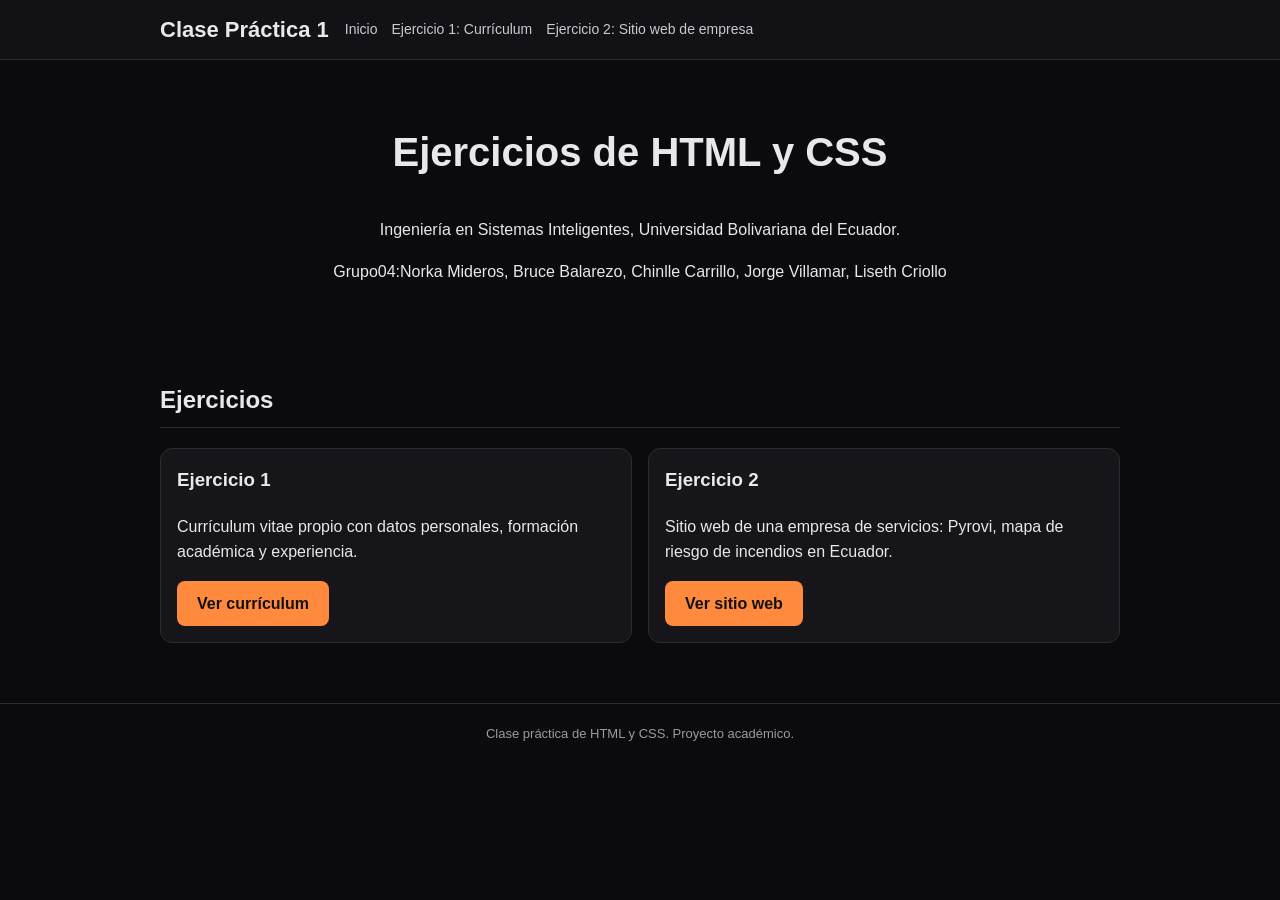
<file: index.html>
<!DOCTYPE html>
<html lang="es">
<head>
  <meta charset="UTF-8">
  <meta name="viewport" content="width=device-width, initial-scale=1">
  <title>Clase Práctica 1 | HTML y CSS</title>
  <link rel="stylesheet" href="estilos.css">
</head>
<body>

  <header>
    <div class="cabecera">
      <span class="marca">Clase Práctica 1</span>
      <nav>
        <a href="index.html">Inicio</a>
        <a href="ej01.html">Ejercicio 1: Currículum</a>
        <a href="ej02.html">Ejercicio 2: Sitio web de empresa</a>
      </nav>
    </div>
  </header>

  <main class="contenedor">

    <section class="portada">
      <h1>Ejercicios de HTML y CSS</h1>
      <p>Ingeniería en Sistemas Inteligentes, Universidad Bolivariana del Ecuador.</p>
      <p>Grupo04:Norka Mideros, Bruce Balarezo, Chinlle Carrillo, Jorge Villamar, Liseth Criollo</p>
    </section>

    <section>
      <h2>Ejercicios</h2>
      <div class="fila">
        <div class="tarjeta">
          <h3>Ejercicio 1</h3>
          <p>Currículum vitae propio con datos personales, formación académica y experiencia.</p>
          <a class="boton" href="ej01.html">Ver currículum</a>
        </div>
        <div class="tarjeta">
          <h3>Ejercicio 2</h3>
          <p>Sitio web de una empresa de servicios: Pyrovi, mapa de riesgo de incendios en Ecuador.</p>
          <a class="boton" href="ej02.html">Ver sitio web</a>
        </div>
      </div>
    </section>

  </main>

  <footer>
    Clase práctica de HTML y CSS. Proyecto académico.
  </footer>

</body>
</html>
</file>
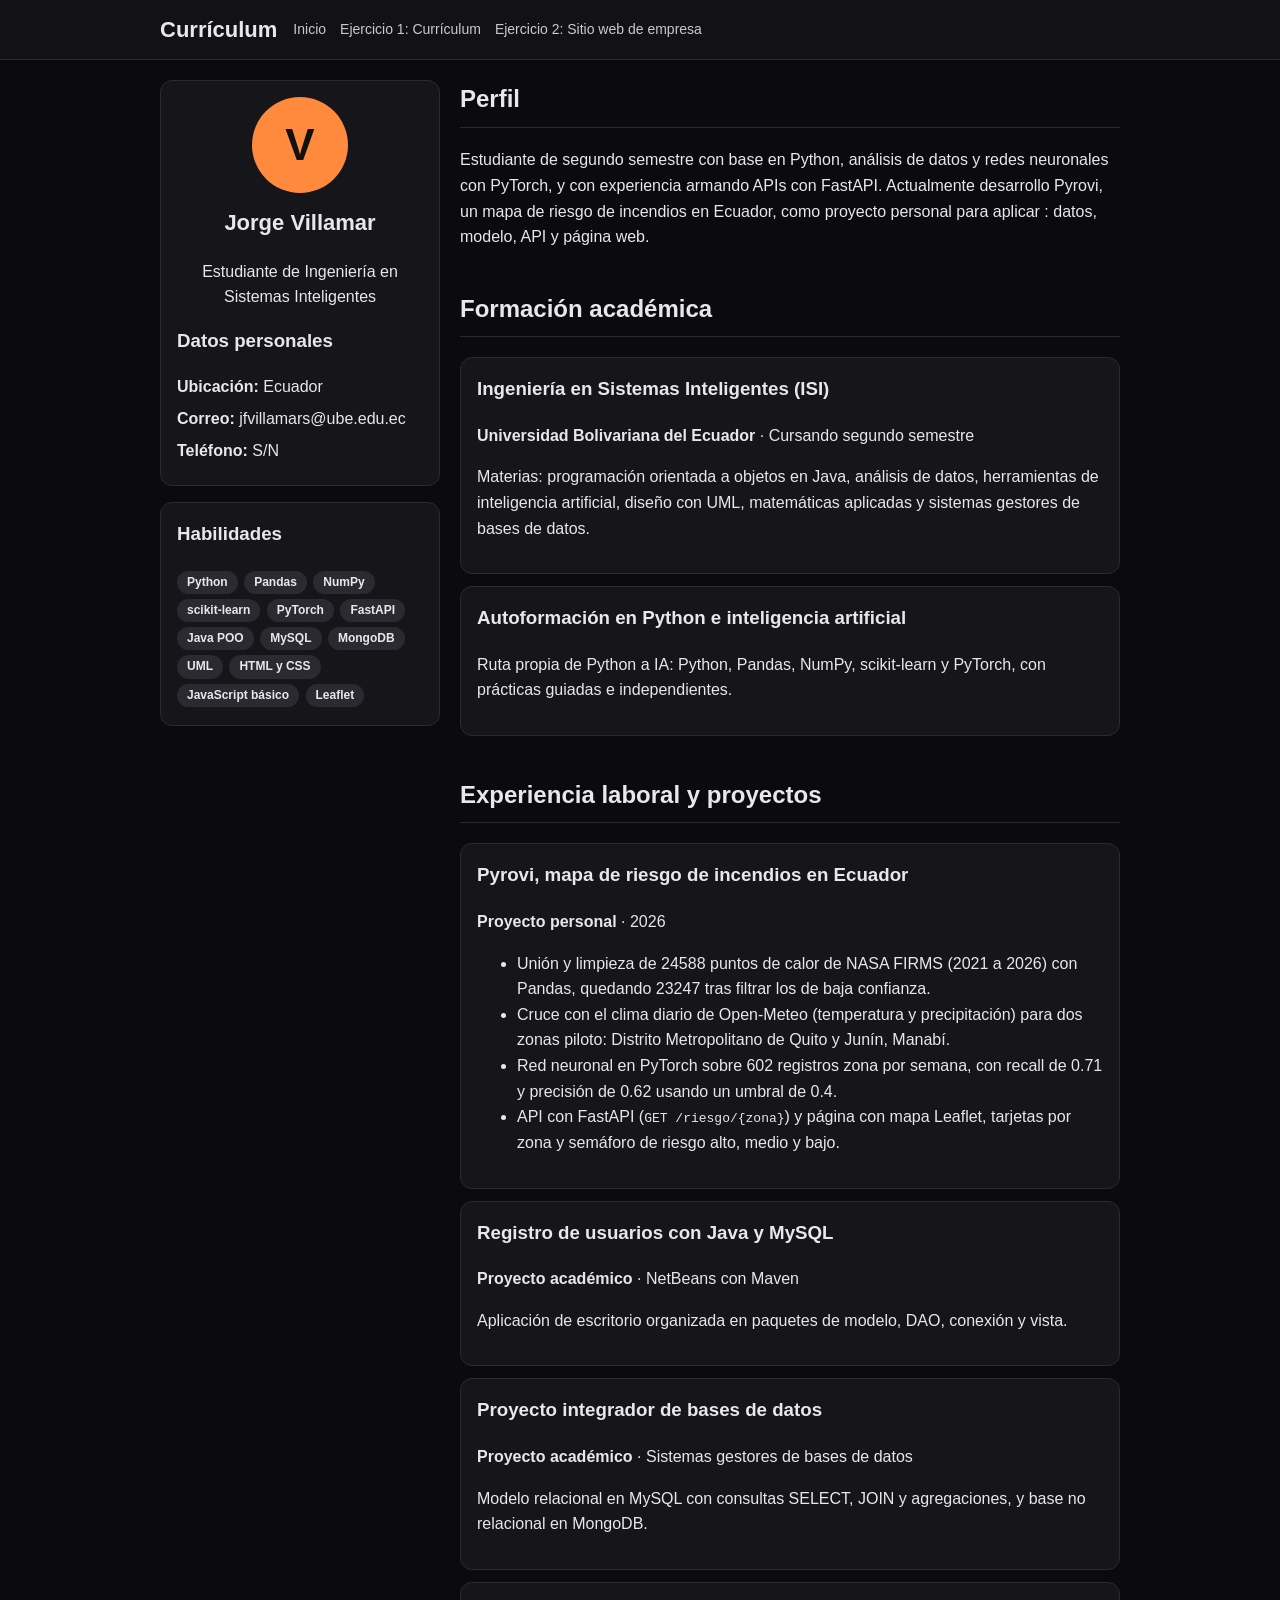
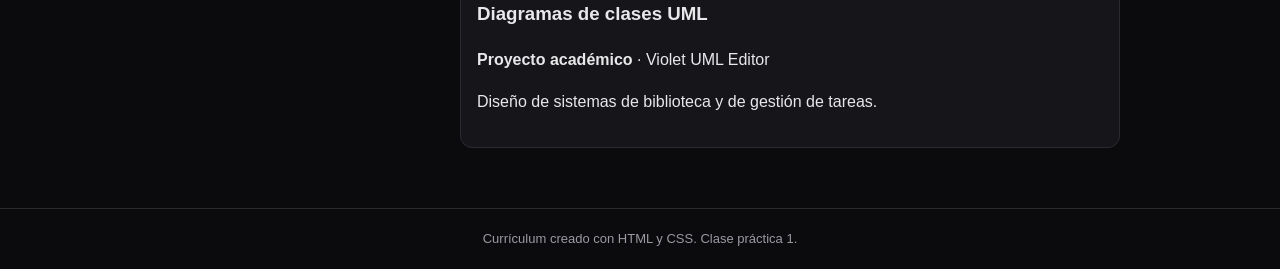
<file: ej01.html>
<!DOCTYPE html>
<html lang="es">
<head>
  <meta charset="UTF-8">
  <meta name="viewport" content="width=device-width, initial-scale=1">
  <title>Currículum | G.04</title>
  <link rel="stylesheet" href="estilos.css">
</head>
<body>

  <header>
    <div class="cabecera">
      <span class="marca">Currículum</span>
      <nav>
        <a href="index.html">Inicio</a>
        <a href="ej01.html">Ejercicio 1: Currículum</a>
        <a href="ej02.html">Ejercicio 2: Sitio web de empresa</a>
      </nav>
    </div>
  </header>

  <main class="contenedor">
    <div class="layout">

    
      <aside class="panel">
        <div class="tarjeta">
          <div class="avatar">V</div>
          <h1 style="text-align:center; font-size:22px;">Jorge Villamar</h1>
          <p style="text-align:center;">Estudiante de Ingeniería en Sistemas Inteligentes</p>

          <h3>Datos personales</h3>
          <ul class="sin-vinetas">
            <li><strong>Ubicación:</strong> Ecuador</li>
            <li><strong>Correo:</strong> jfvillamars@ube.edu.ec</li>
            <li><strong>Teléfono:</strong> S/N</li>
          </ul>
        </div>

        <div class="tarjeta" style="margin-top:16px;">
          <h3>Habilidades</h3>
          <span class="pildora neutra">Python</span>
          <span class="pildora neutra">Pandas</span>
          <span class="pildora neutra">NumPy</span>
          <span class="pildora neutra">scikit-learn</span>
          <span class="pildora neutra">PyTorch</span>
          <span class="pildora neutra">FastAPI</span>
          <span class="pildora neutra">Java POO</span>
          <span class="pildora neutra">MySQL</span>
          <span class="pildora neutra">MongoDB</span>
          <span class="pildora neutra">UML</span>
          <span class="pildora neutra">HTML y CSS</span>
          <span class="pildora neutra">JavaScript básico</span>
          <span class="pildora neutra">Leaflet</span>
        </div>
      </aside>

     
      <div class="principal">

        <section>
          <h2>Perfil</h2>
          <p>
            Estudiante de segundo semestre con base en Python, análisis de datos y redes
            neuronales con PyTorch, y con experiencia armando APIs con FastAPI. Actualmente
            desarrollo Pyrovi, un mapa de riesgo de incendios en Ecuador, como proyecto personal
            para aplicar : datos, modelo, API y página web.
          </p>
        </section>

        <section>
          <h2>Formación académica</h2>
          <div class="tarjeta">
            <h3>Ingeniería en Sistemas Inteligentes (ISI)</h3>
            <p><strong>Universidad Bolivariana del Ecuador</strong> · Cursando segundo semestre</p>
            <p>
              Materias: programación orientada a objetos en Java, análisis de datos,
              herramientas de inteligencia artificial, diseño con UML, matemáticas aplicadas
              y sistemas gestores de bases de datos.
            </p>
          </div>
          <div class="tarjeta" style="margin-top:12px;">
            <h3>Autoformación en Python e inteligencia artificial</h3>
            <p>
              Ruta propia de Python a IA: Python, Pandas, NumPy, scikit-learn y PyTorch,
              con prácticas guiadas e independientes.
            </p>
          </div>
        </section>

        <section>
          <h2>Experiencia laboral y proyectos</h2>

          <div class="tarjeta">
            <h3>Pyrovi, mapa de riesgo de incendios en Ecuador</h3>
            <p><strong>Proyecto personal</strong> · 2026</p>
            <ul>
              <li>Unión y limpieza de 24588 puntos de calor de NASA FIRMS (2021 a 2026) con Pandas, quedando 23247 tras filtrar los de baja confianza.</li>
              <li>Cruce con el clima diario de Open-Meteo (temperatura y precipitación) para dos zonas piloto: Distrito Metropolitano de Quito y Junín, Manabí.</li>
              <li>Red neuronal en PyTorch sobre 602 registros zona por semana, con recall de 0.71 y precisión de 0.62 usando un umbral de 0.4.</li>
              <li>API con FastAPI (<code>GET /riesgo/{zona}</code>) y página con mapa Leaflet, tarjetas por zona y semáforo de riesgo alto, medio y bajo.</li>
            </ul>
          </div>

          <div class="tarjeta" style="margin-top:12px;">
            <h3>Registro de usuarios con Java y MySQL</h3>
            <p><strong>Proyecto académico</strong> · NetBeans con Maven</p>
            <p>Aplicación de escritorio organizada en paquetes de modelo, DAO, conexión y vista.</p>
          </div>

          <div class="tarjeta" style="margin-top:12px;">
            <h3>Proyecto integrador de bases de datos</h3>
            <p><strong>Proyecto académico</strong> · Sistemas gestores de bases de datos</p>
            <p>Modelo relacional en MySQL con consultas SELECT, JOIN y agregaciones, y base no relacional en MongoDB.</p>
          </div>

          <div class="tarjeta" style="margin-top:12px;">
            <h3>Diagramas de clases UML</h3>
            <p><strong>Proyecto académico</strong> · Violet UML Editor</p>
            <p>Diseño de sistemas de biblioteca y de gestión de tareas.</p>
          </div>
        </section>

      </div>
    </div>
  </main>

  <footer>
    Currículum creado con HTML y CSS. Clase práctica 1.
  </footer>

</body>
</html>
</file>
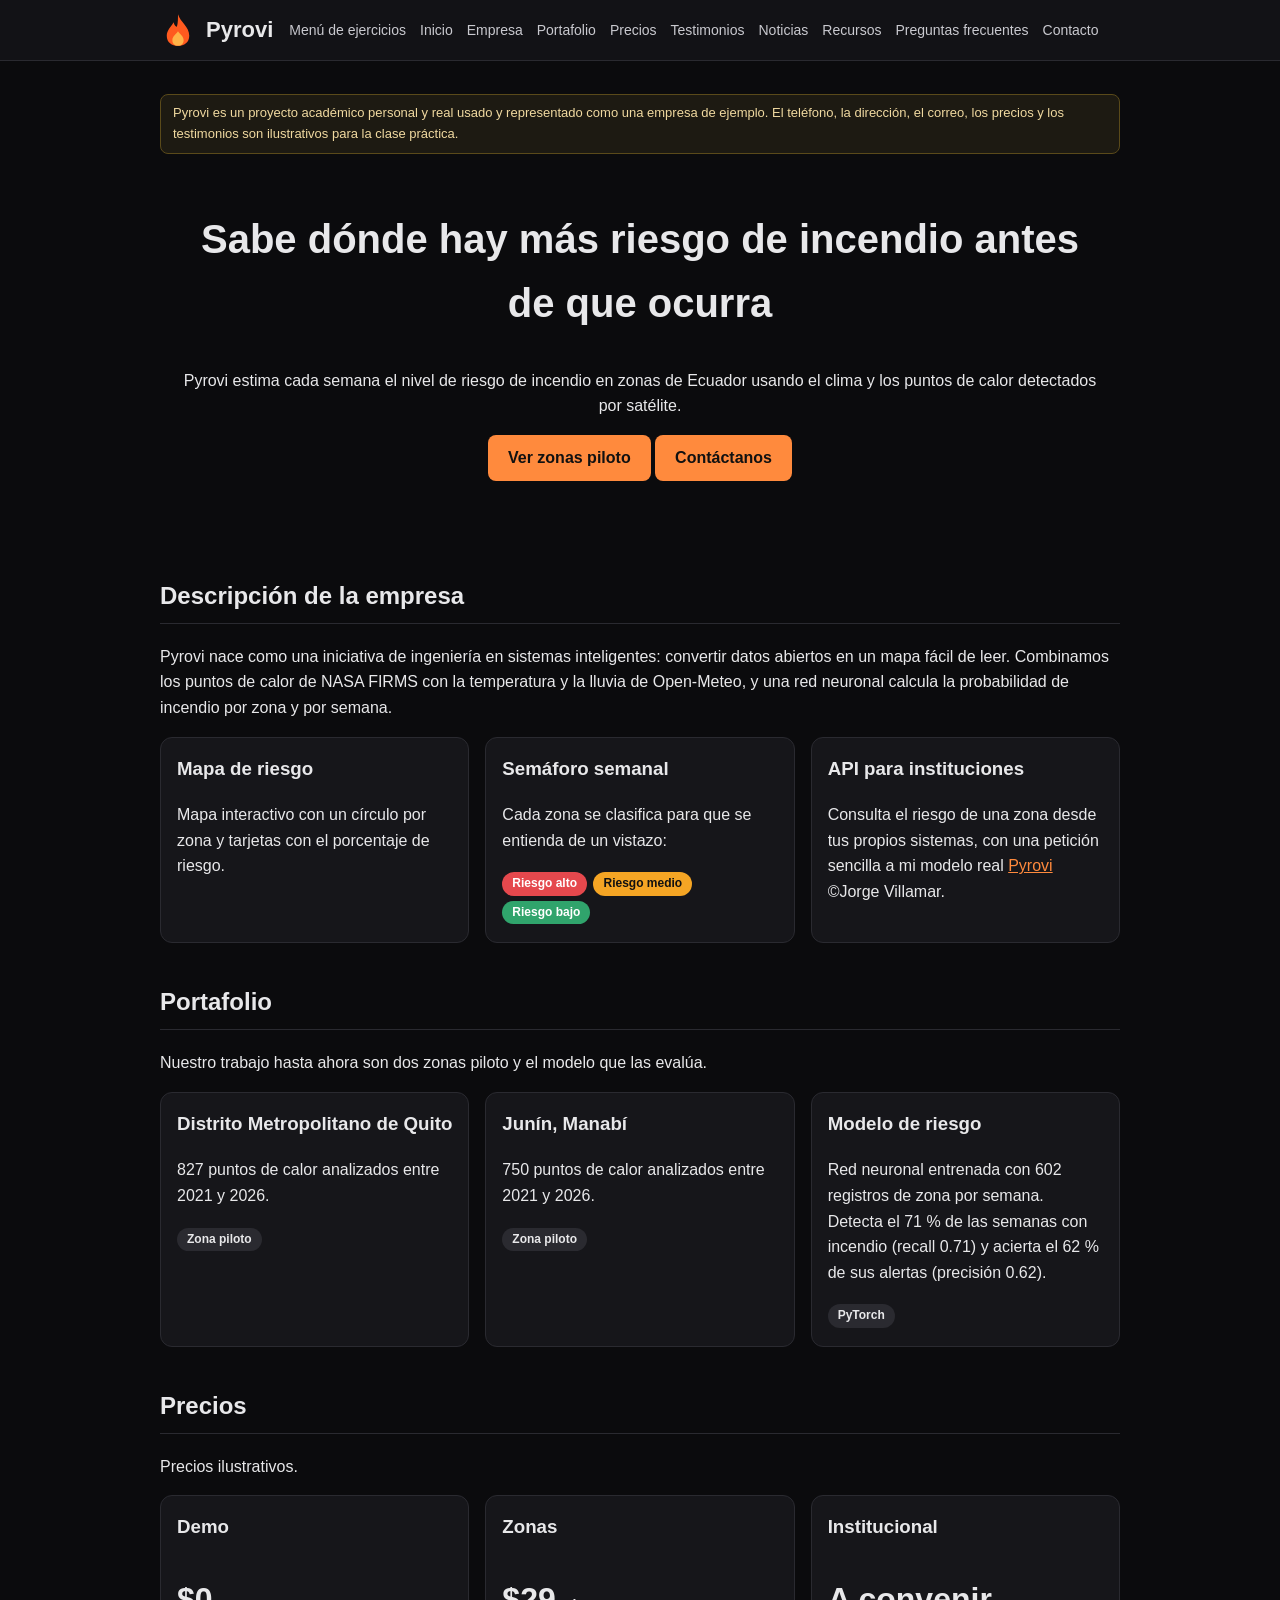
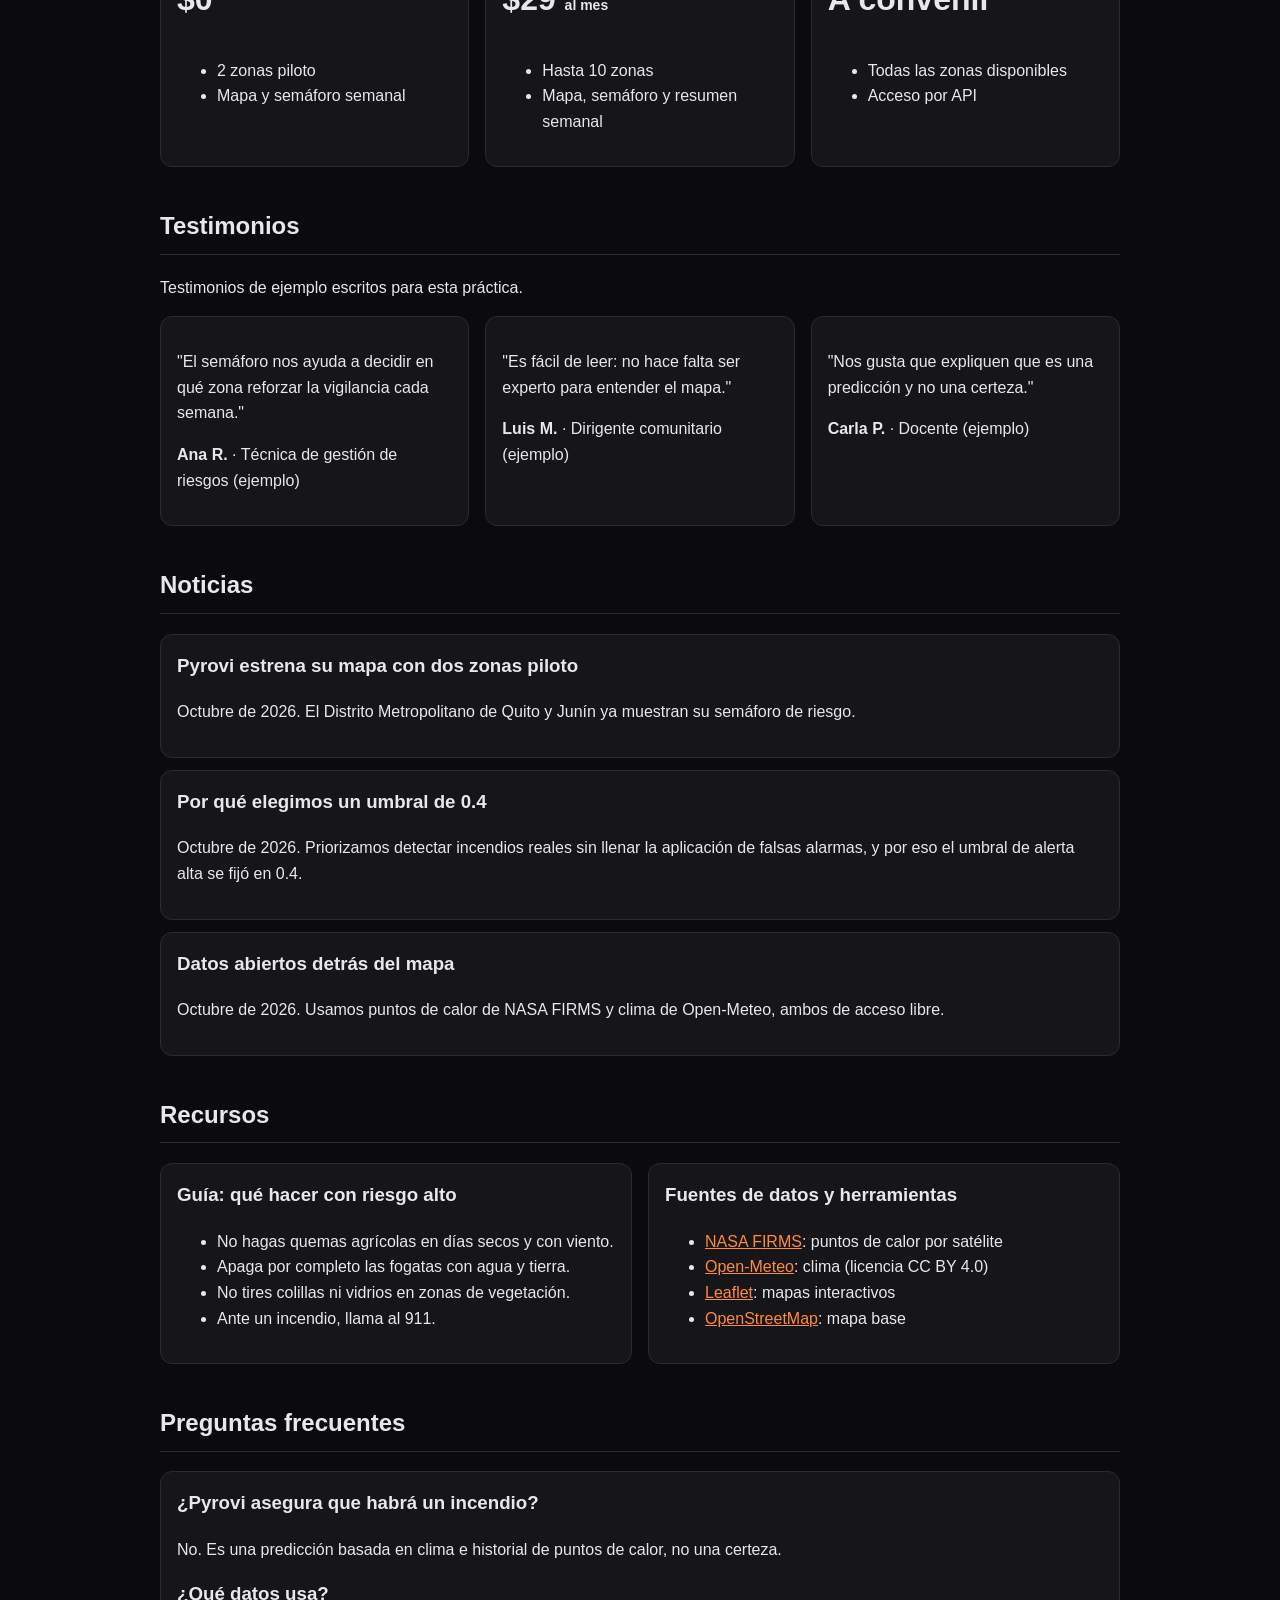
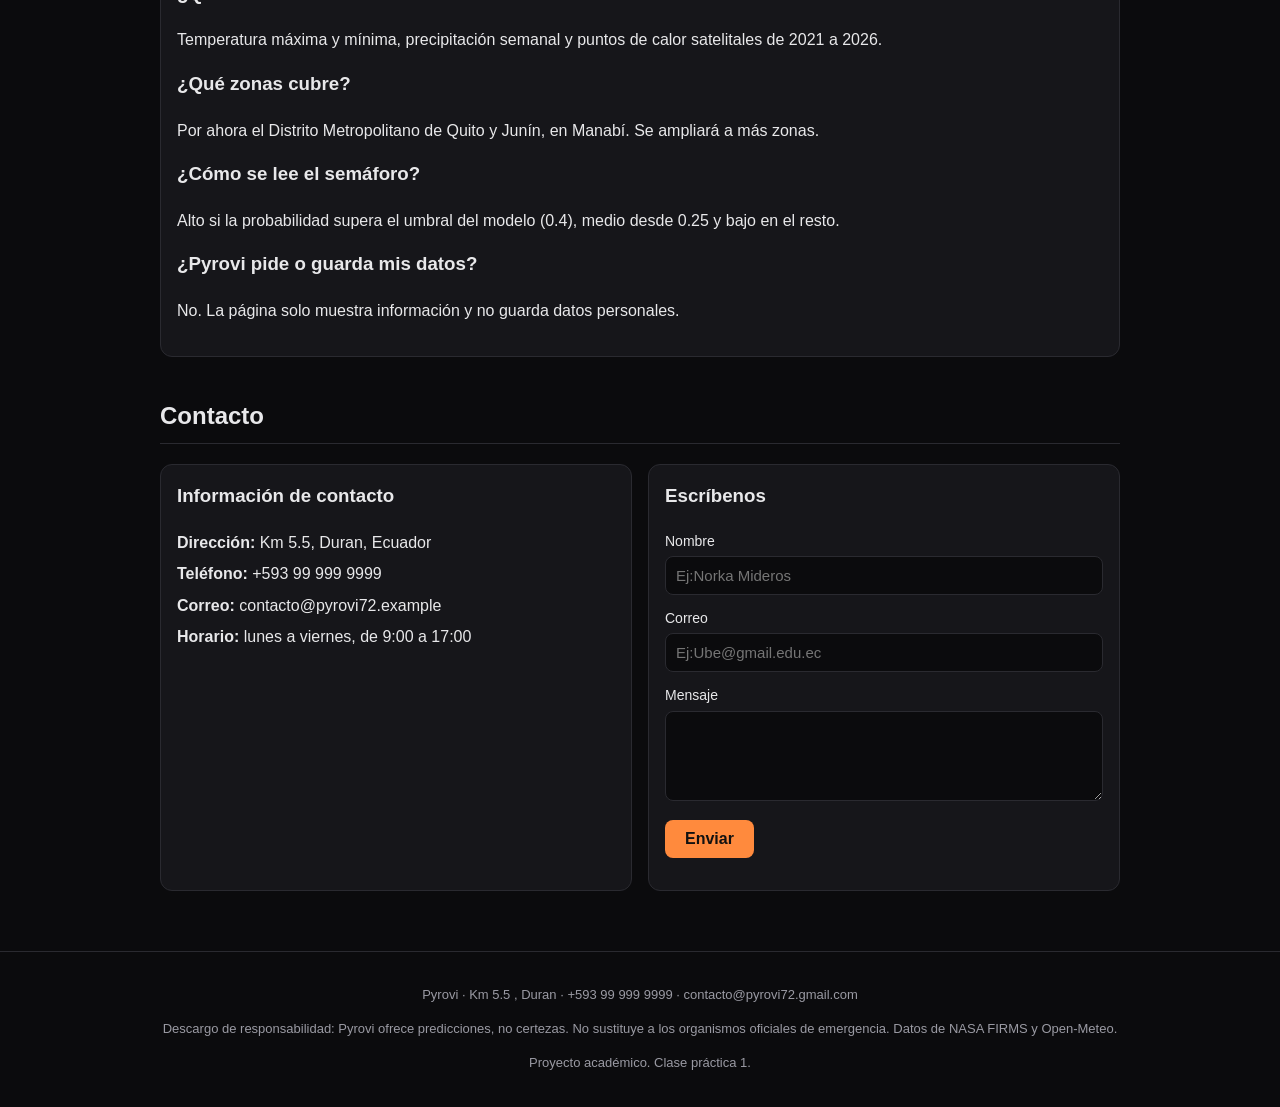
<file: ej02.html>
<!DOCTYPE html>
<html lang="es">
<head>
  <meta charset="UTF-8">
  <meta name="viewport" content="width=device-width, initial-scale=1">
  <title>Pyrovi | Mapa de riesgo de incendios en Ecuador</title>
  <link rel="stylesheet" href="estilos.css">
</head>
<body>

  <header>
    <div class="cabecera">
      <a class="marca" href="#inicio">
        <img src="logo.svg" alt="Logo de Pyrovi" height="36">
        Pyrovi
      </a>
      <nav>
        <a href="index.html">Menú de ejercicios</a>
        <a href="#inicio">Inicio</a>
        <a href="#empresa">Empresa</a>
        <a href="#portafolio">Portafolio</a>
        <a href="#precios">Precios</a>
        <a href="#testimonios">Testimonios</a>
        <a href="#noticias">Noticias</a>
        <a href="#recursos">Recursos</a>
        <a href="#faq">Preguntas frecuentes</a>
        <a href="#contacto">Contacto</a>
      </nav>
    </div>
  </header>

  <main class="contenedor">

    <p class="aviso">
      Pyrovi es un proyecto académico personal y real usado y representado como una empresa de ejemplo. El teléfono, la dirección,
      el correo, los precios y los testimonios son ilustrativos para la clase práctica.
    </p>

    <!-- INICIO -->
    <section id="inicio" class="portada">
      <h1>Sabe dónde hay más riesgo de incendio antes de que ocurra</h1>
      <p>
        Pyrovi estima cada semana el nivel de riesgo de incendio en zonas de Ecuador
        usando el clima y los puntos de calor detectados por satélite.
      </p>
      <p>
        <a class="boton" href="#portafolio">Ver zonas piloto</a>
        <a class="boton" href="#contacto">Contáctanos</a>
      </p>
    </section>

    <!-- DESCRIPCIÓN DE LA EMPRESA Y SERVICIOS -->
    <section id="empresa">
      <h2>Descripción de la empresa</h2>
      <p>
        Pyrovi nace como una iniciativa de ingeniería en sistemas inteligentes: convertir
        datos abiertos en un mapa fácil de leer. Combinamos los puntos de calor de NASA FIRMS
        con la temperatura y la lluvia de Open-Meteo, y una red neuronal calcula la
        probabilidad de incendio por zona y por semana.
      </p>
      <div class="fila">
        <div class="tarjeta">
          <h3>Mapa de riesgo</h3>
          <p>Mapa interactivo con un círculo por zona y tarjetas con el porcentaje de riesgo.</p>
        </div>
        <div class="tarjeta">
          <h3>Semáforo semanal</h3>
          <p>Cada zona se clasifica para que se entienda de un vistazo:</p>
          <span class="pildora alto">Riesgo alto</span>
          <span class="pildora medio">Riesgo medio</span>
          <span class="pildora bajo">Riesgo bajo</span>
        </div>
        <div class="tarjeta">
          <h3>API para instituciones</h3>
          <p>Consulta el riesgo de una zona desde tus propios sistemas, con una petición sencilla a mi modelo real <a href="https://pyrovi79-cmd.github.io/Pyrovi/">Pyrovi</a> ©Jorge Villamar.</p>
        </div>
      </div>
    </section>

    <!-- PORTAFOLIO -->
    <section id="portafolio">
      <h2>Portafolio</h2>
      <p>Nuestro trabajo hasta ahora son dos zonas piloto y el modelo que las evalúa.</p>
      <div class="fila">
        <div class="tarjeta">
          <h3>Distrito Metropolitano de Quito</h3>
          <p>827 puntos de calor analizados entre 2021 y 2026.</p>
          <span class="pildora neutra">Zona piloto</span>
        </div>
        <div class="tarjeta">
          <h3>Junín, Manabí</h3>
          <p>750 puntos de calor analizados entre 2021 y 2026.</p>
          <span class="pildora neutra">Zona piloto</span>
        </div>
        <div class="tarjeta">
          <h3>Modelo de riesgo</h3>
          <p>
            Red neuronal entrenada con 602 registros de zona por semana. Detecta el 71 % de las
            semanas con incendio (recall 0.71) y acierta el 62 % de sus alertas (precisión 0.62).
          </p>
          <span class="pildora neutra">PyTorch</span>
        </div>
      </div>
    </section>

    <!-- PÁGINA DE PRECIOS -->
    <section id="precios">
      <h2>Precios</h2>
      <p>Precios ilustrativos.</p>
      <div class="fila">
        <div class="tarjeta">
          <h3>Demo</h3>
          <p class="precio">$0</p>
          <ul>
            <li>2 zonas piloto</li>
            <li>Mapa y semáforo semanal</li>
          </ul>
        </div>
        <div class="tarjeta">
          <h3>Zonas</h3>
          <p class="precio">$29 <span style="font-size:14px;">al mes</span></p>
          <ul>
            <li>Hasta 10 zonas</li>
            <li>Mapa, semáforo y resumen semanal</li>
          </ul>
        </div>
        <div class="tarjeta">
          <h3>Institucional</h3>
          <p class="precio">A convenir</p>
          <ul>
            <li>Todas las zonas disponibles</li>
            <li>Acceso por API</li>
          </ul>
        </div>
      </div>
    </section>

    <!-- TESTIMONIALES -->
    <section id="testimonios">
      <h2>Testimonios</h2>
      <p>Testimonios de ejemplo escritos para esta práctica.</p>
      <div class="fila">
        <div class="tarjeta">
          <p>"El semáforo nos ayuda a decidir en qué zona reforzar la vigilancia cada semana."</p>
          <p><strong>Ana R.</strong> · Técnica de gestión de riesgos (ejemplo)</p>
        </div>
        <div class="tarjeta">
          <p>"Es fácil de leer: no hace falta ser experto para entender el mapa."</p>
          <p><strong>Luis M.</strong> · Dirigente comunitario (ejemplo)</p>
        </div>
        <div class="tarjeta">
          <p>"Nos gusta que expliquen que es una predicción y no una certeza."</p>
          <p><strong>Carla P.</strong> · Docente (ejemplo)</p>
        </div>
      </div>
    </section>

    <!-- NOTICIAS -->
    <section id="noticias">
      <h2>Noticias</h2>
      <div class="tarjeta">
        <h3>Pyrovi estrena su mapa con dos zonas piloto</h3>
        <p>Octubre de 2026. El Distrito Metropolitano de Quito y Junín ya muestran su semáforo de riesgo.</p>
      </div>
      <div class="tarjeta" style="margin-top:12px;">
        <h3>Por qué elegimos un umbral de 0.4</h3>
        <p>
          Octubre de 2026. Priorizamos detectar incendios reales sin llenar la aplicación de falsas
          alarmas, y por eso el umbral de alerta alta se fijó en 0.4.
        </p>
      </div>
      <div class="tarjeta" style="margin-top:12px;">
        <h3>Datos abiertos detrás del mapa</h3>
        <p>Octubre de 2026. Usamos puntos de calor de NASA FIRMS y clima de Open-Meteo, ambos de acceso libre.</p>
      </div>
    </section>

    <!-- PÁGINA DE RECURSOS -->
    <section id="recursos">
      <h2>Recursos</h2>
      <div class="fila">
        <div class="tarjeta">
          <h3>Guía: qué hacer con riesgo alto</h3>
          <ul>
            <li>No hagas quemas agrícolas en días secos y con viento.</li>
            <li>Apaga por completo las fogatas con agua y tierra.</li>
            <li>No tires colillas ni vidrios en zonas de vegetación.</li>
            <li>Ante un incendio, llama al 911.</li>
          </ul>
        </div>
        <div class="tarjeta">
          <h3>Fuentes de datos y herramientas</h3>
          <ul>
            <li><a href="https://firms.modaps.eosdis.nasa.gov/">NASA FIRMS</a>: puntos de calor por satélite</li>
            <li><a href="https://open-meteo.com/">Open-Meteo</a>: clima (licencia CC BY 4.0)</li>
            <li><a href="https://leafletjs.com/">Leaflet</a>: mapas interactivos</li>
            <li><a href="https://www.openstreetmap.org/copyright">OpenStreetMap</a>: mapa base</li>
          </ul>
        </div>
      </div>
    </section>

    <!-- PREGUNTAS FRECUENTES -->
    <section id="faq">
      <h2>Preguntas frecuentes</h2>
      <div class="tarjeta">
        <h3>¿Pyrovi asegura que habrá un incendio?</h3>
        <p>No. Es una predicción basada en clima e historial de puntos de calor, no una certeza.</p>

        <h3>¿Qué datos usa?</h3>
        <p>Temperatura máxima y mínima, precipitación semanal y puntos de calor satelitales de 2021 a 2026.</p>

        <h3>¿Qué zonas cubre?</h3>
        <p>Por ahora el Distrito Metropolitano de Quito y Junín, en Manabí. Se ampliará a más zonas.</p>

        <h3>¿Cómo se lee el semáforo?</h3>
        <p>Alto si la probabilidad supera el umbral del modelo (0.4), medio desde 0.25 y bajo en el resto.</p>

        <h3>¿Pyrovi pide o guarda mis datos?</h3>
        <p>No. La página solo muestra información y no guarda datos personales.</p>
      </div>
    </section>

    <!-- INFORMACIÓN DE CONTACTO Y FORMULARIO -->
    <section id="contacto">
      <h2>Contacto</h2>
      <div class="fila">
        <div class="tarjeta">
          <h3>Información de contacto</h3>
          <ul class="sin-vinetas">
            <li><strong>Dirección:</strong> Km 5.5, Duran, Ecuador</li>
            <li><strong>Teléfono:</strong> +593 99 999 9999</li>
            <li><strong>Correo:</strong> contacto@pyrovi72.example</li>
            <li><strong>Horario:</strong> lunes a viernes, de 9:00 a 17:00</li>
          </ul>
        </div>
        <div class="tarjeta">
          <h3>Escríbenos</h3>
          <form id="formulario" action="#">
            <label for="nombre">Nombre</label>
            <input type="text" id="nombre" name="nombre" placeholder="Ej:Norka Mideros" required>

            <label for="correo">Correo</label>
            <input type="email" id="correo" name="correo" placeholder="Ej:Ube@gmail.edu.ec">

            <label for="mensaje">Mensaje</label>
            <textarea id="mensaje" name="mensaje" rows="4" required></textarea>

            <button class="boton" type="submit">Enviar</button>
          </form>
          <p id="respuesta"></p>
        </div>
      </div>
    </section>

  </main>

  <footer>
    <p>Pyrovi · Km 5.5 , Duran · +593 99 999 9999 · contacto@pyrovi72.gmail.com</p>
    <p>
      Descargo de responsabilidad: Pyrovi ofrece predicciones, no certezas. No sustituye
      a los organismos oficiales de emergencia. Datos de NASA FIRMS y Open-Meteo.
    </p>
    <p>Proyecto académico. Clase práctica 1.</p>
  </footer>

  <script>
    // Formulario demostrativo: muestra un mensaje en la página y no envía nada
    document.getElementById("formulario").addEventListener("submit", function (evento) {
      evento.preventDefault();
      document.getElementById("respuesta").textContent =
        "Gracias por escribirnos. Este formulario es demostrativo y no envía datos.";
    });
  </script>

</body>
</html>
</file>
<file: estilos.css>
/* Estilos compartidos por index.html, ej01.html y ej02.html
   Misma línea visual de Pyrovi: tema oscuro, tarjetas, píldoras y layout con flex */

body {
  background: #0b0b0d;
  color: #e8e8ea;
  font-family: Arial, sans-serif;
  line-height: 1.6;
  margin: 0;
}

a {
  color: #ff8a3d;
}

h1, h2, h3 {
  margin-top: 0;
}

h2 {
  border-bottom: 1px solid #2a2a30;
  padding-bottom: 8px;
}

.contenedor {
  max-width: 960px;
  margin: 0 auto;
  padding: 20px;
}

/* Cabecera y menú */
header {
  background: #121216;
  border-bottom: 1px solid #2a2a30;
}

.cabecera {
  max-width: 960px;
  margin: 0 auto;
  padding: 12px 20px;
  display: flex;
  align-items: center;
  gap: 16px;
  flex-wrap: wrap;
}

.marca {
  display: flex;
  align-items: center;
  gap: 10px;
  font-size: 22px;
  font-weight: bold;
  color: #e8e8ea;
  text-decoration: none;
}

nav {
  display: flex;
  gap: 14px;
  flex-wrap: wrap;
}

nav a {
  text-decoration: none;
  color: #c9c9cf;
  font-size: 14px;
}

nav a:hover {
  color: #ff8a3d;
}

/* Tarjetas (igual que .tarjeta de las zonas) */
.tarjeta {
  background: #16161a;
  border: 1px solid #2a2a30;
  border-radius: 12px;
  padding: 16px;
}

.fila {
  display: flex;
  gap: 16px;
  flex-wrap: wrap;
}

.fila .tarjeta {
  flex: 1;
  min-width: 240px;
}

section {
  margin-bottom: 40px;
}

/* Píldoras (igual que el semáforo de riesgo) */
.pildora {
  display: inline-block;
  padding: 2px 10px;
  border-radius: 999px;
  font-size: 12px;
  font-weight: bold;
  margin: 2px 2px 2px 0;
}

.alto {
  background: #e5484d;
  color: #ffffff;
}

.medio {
  background: #f5a524;
  color: #111111;
}

.bajo {
  background: #30a46c;
  color: #ffffff;
}

.neutra {
  background: #2a2a30;
  color: #e8e8ea;
}

/* Presentación principal */
.portada {
  text-align: center;
  padding: 40px 20px;
}

.portada h1 {
  font-size: 40px;
}

.boton {
  display: inline-block;
  background: #ff8a3d;
  color: #111111;
  padding: 10px 20px;
  border-radius: 8px;
  text-decoration: none;
  font-weight: bold;
  border: none;
  font-size: 16px;
  cursor: pointer;
}

.aviso {
  background: #1d1a12;
  border: 1px solid #5a4a1a;
  color: #f0d9a0;
  border-radius: 8px;
  padding: 8px 12px;
  font-size: 13px;
}

/* Currículum */
.layout {
  display: flex;
  gap: 20px;
}

.panel {
  width: 280px;
}

.principal {
  flex: 1;
}

.avatar {
  width: 96px;
  height: 96px;
  border-radius: 50%;
  background: #ff8a3d;
  color: #111111;
  font-size: 44px;
  font-weight: bold;
  text-align: center;
  line-height: 96px;
  margin: 0 auto 12px auto;
}

.sin-vinetas {
  list-style: none;
  padding: 0;
  margin: 0;
}

.sin-vinetas li {
  margin-bottom: 6px;
}

/* Formulario */
label {
  display: block;
  margin-bottom: 4px;
  font-size: 14px;
}

input, textarea {
  width: 100%;
  box-sizing: border-box;
  padding: 10px;
  margin-bottom: 12px;
  background: #0b0b0d;
  color: #e8e8ea;
  border: 1px solid #2a2a30;
  border-radius: 8px;
  font-family: Arial, sans-serif;
  font-size: 15px;
}

.precio {
  font-size: 32px;
  font-weight: bold;
}

footer {
  border-top: 1px solid #2a2a30;
  text-align: center;
  font-size: 13px;
  color: #9a9aa3;
  padding: 20px;
}

/* Responsividad: en pantallas angostas el panel pasa arriba y todo ocupa el ancho */
@media (max-width: 700px) {
  .layout {
    flex-direction: column;
  }

  .panel {
    width: 100%;
  }

  .portada h1 {
    font-size: 30px;
  }

  .contenedor {
    padding: 14px;
  }
}
</file>
